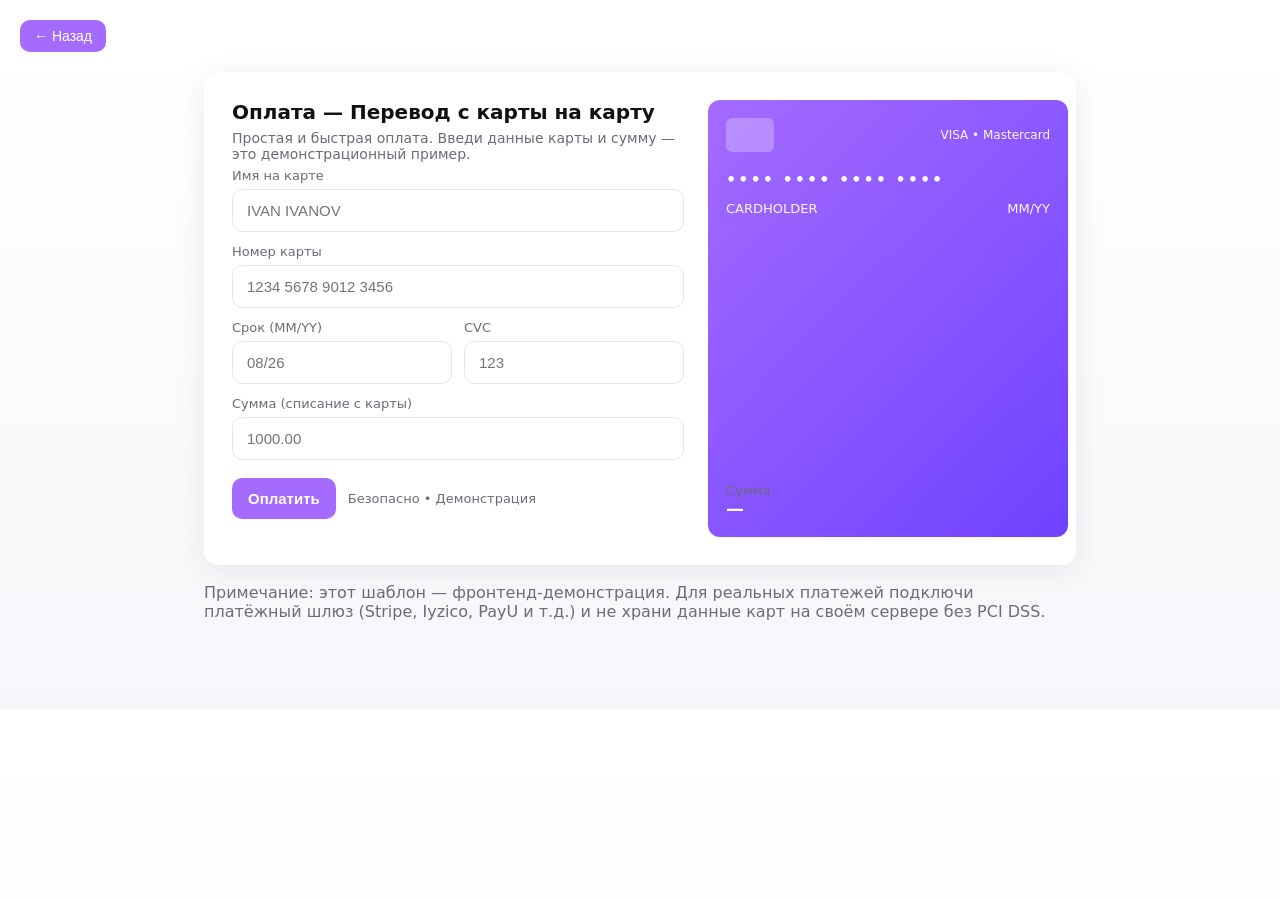
<file: bnk.html>
<!DOCTYPE html>
<html lang="ru">
<head>
  <meta charset="utf-8" />
  <meta name="viewport" content="width=device-width, initial-scale=1" />
  <title>Быстрая оплата — Одностраничный сайт</title>
  <style>
   
    :root{ --accent: #A56BFF; --bg: #f7f7fb; --card: #ffffff; --muted: #6b6b7a; }
    *{box-sizing:border-box}
    body{font-family:Inter, system-ui, -apple-system, "Segoe UI", Roboto, "Helvetica Neue", Arial; margin:0; background:linear-gradient(180deg, #ffffff 0%, var(--bg) 100%); color:#111}

    .wrap{max-width:920px; margin:48px auto; padding:24px}
    .pay-card{background:var(--card); border-radius:14px; box-shadow:0 6px 30px rgba(16,24,40,0.08); padding:28px; display:grid; grid-template-columns: 1fr 360px; gap:24px}

    header h1{margin:0;font-size:20px}
    header p{margin:6px 0 0;color:var(--muted);font-size:14px}

    
    .info{padding:6px 0}
    .info .label{font-size:13px;color:var(--muted); margin-bottom:6px}

  
    form{display:flex;flex-direction:column;gap:12px}
    .row{display:flex;gap:12px}
    .field{display:flex;flex-direction:column}
    label{font-size:13px;color:var(--muted);margin-bottom:6px}
    input[type=text], input[type=number], input[type=tel]{padding:12px 14px;border-radius:10px;border:1px solid #e6e6ef;font-size:15px}
    input:focus{outline:none; box-shadow:0 0 0 4px rgba(165,107,255,0.12); border-color:var(--accent)}

    .small{width:100%}
    .half{flex:1}

   
    .preview{background: linear-gradient(135deg, var(--accent), #6f42ff); border-radius:12px; color:white; padding:18px; display:flex;flex-direction:column; justify-content:space-between}
    .chip{width:48px;height:34px;background:rgba(255,255,255,0.25);border-radius:6px}
    .card-num{letter-spacing:2px; font-weight:600; margin-top:18px}
    .card-meta{display:flex;justify-content:space-between;margin-top:12px;font-size:13px;opacity:0.95}

    .pay-btn{background:var(--accent); color:white; border:none; padding:12px 16px; border-radius:10px; font-weight:600; cursor:pointer; font-size:15px}
    .pay-btn:active{transform:translateY(1px)}

    .note{font-size:13px;color:var(--muted)}

   
    .toast{position:fixed; right:20px; bottom:20px; background:#111; color:white; padding:12px 16px; border-radius:10px; opacity:0; transform:translateY(10px); transition:all .22s ease; pointer-events:none}
    .toast.show{opacity:1; transform:translateY(0); pointer-events:auto}

  
    @media (max-width:880px){
      .pay-card{grid-template-columns:1fr;}
      .preview{order:-1}
    }

   
    .muted{color:var(--muted);font-size:13px}
    .success{background:#e8f7ef;border-left:4px solid #2fb47a;padding:10px;border-radius:8px}
    .btn {

    }
    .btn {
      border-radius: 10px;
      border: none;
       position: absolute;
        left: 20px;
      top: 20px;
      cursor: pointer;
      font-size: 14px;
      background: #A56BFF;
      padding: 8px 14px;
    }
    .aa {
      color: white;
      text-decoration: none;
    }
  </style>
</head>
<body>

  <header>
    <button class="btn" onclick="history.back()"><a href="Cash.html" class="aa">← Назад</a></button>
  </header>


  <div class="wrap">
    <div class="pay-card">
      <div>
        <header>
          <h1>Оплата — Перевод с карты на карту</h1>
          <p>Простая и быстрая оплата. Введи данные карты и сумму — это демонстрационный пример.</p>
        </header>

        <section class="info">
          <form id="payForm" autocomplete="off">
            <div class="field">
              <label for="cardName">Имя на карте</label>
              <input id="cardName" type="text" placeholder="IVAN IVANOV" required>
            </div>

            <div class="field">
              <label for="cardNumber">Номер карты</label>
              <input id="cardNumber" type="tel" inputmode="numeric" maxlength="19" placeholder="1234 5678 9012 3456" required>
            </div>

            <div class="row">
              <div class="field half">
                <label for="exp">Срок (MM/YY)</label>
                <input id="exp" type="text" maxlength="5" placeholder="08/26" required>
              </div>
              <div class="field half">
                <label for="cvc">CVC</label>
                <input id="cvc" type="text" maxlength="4" placeholder="123" required>
              </div>
            </div>

            <div class="field">
              <label for="amount">Сумма (списание с карты)</label>
              <input id="amount" type="number" min="1" step="0.01" placeholder="1000.00" required>
            </div>

            <div style="display:flex;gap:12px;align-items:center;margin-top:6px">
              <button class="pay-btn" type="submit">Оплатить</button>
              <div class="note">Безопасно • Демонстрация</div>
            </div>
          </form>

          <div id="result" style="margin-top:12px"></div>
        </section>
      </div>

      <aside class="preview" aria-hidden="true">
        <div>
          <div style="display:flex;justify-content:space-between;align-items:center">
            <div class="chip"></div>
            <div style="font-size:12px;opacity:0.95">VISA • Mastercard</div>
          </div>

          <div class="card-num" id="pvNumber">•••• •••• •••• ••••</div>
          <div class="card-meta">
            <div id="pvName">CARDHOLDER</div>
            <div id="pvExp">MM/YY</div>
          </div>
        </div>

        <div style="margin-top:18px">
          <div class="muted">Сумма</div>
          <div style="font-weight:700;font-size:18px" id="pvAmount">—</div>
        </div>
      </aside>

    </div>

    <p style="margin-top:18px; color:var(--muted)">Примечание: этот шаблон — фронтенд-демонстрация. Для реальных платежей подключи платёжный шлюз (Stripe, Iyzico, PayU и т.д.) и не храни данные карт на своём сервере без PCI DSS.</p>
  </div>

  <div class="toast" id="toast">Успешно — платёж завершён (демо)</div>

  <script>
   
    const cardNumber = document.getElementById('cardNumber');
    const cardName = document.getElementById('cardName');
    const exp = document.getElementById('exp');
    const cvc = document.getElementById('cvc');
    const amount = document.getElementById('amount');

    const pvNumber = document.getElementById('pvNumber');
    const pvName = document.getElementById('pvName');
    const pvExp = document.getElementById('pvExp');
    const pvAmount = document.getElementById('pvAmount');
    const toast = document.getElementById('toast');
    const result = document.getElementById('result');

  
    cardNumber.addEventListener('input', (e)=>{
      let v = e.target.value.replace(/\D/g,'').slice(0,16);
      const parts = [];
      for(let i=0;i<v.length;i+=4) parts.push(v.slice(i,i+4));
      e.target.value = parts.join(' ');
      pvNumber.textContent = parts.length ? parts.join(' ') : '•••• •••• •••• ••••';
    });

    cardName.addEventListener('input', (e)=>{ pvName.textContent = e.target.value.toUpperCase() || 'CARDHOLDER'; });

    exp.addEventListener('input', (e)=>{
      let v = e.target.value.replace(/\D/g,'').slice(0,4);
      if(v.length>2) v = v.slice(0,2) + '/' + v.slice(2);
      e.target.value = v;
      pvExp.textContent = v || 'MM/YY';
    });

    amount.addEventListener('input', ()=>{ pvAmount.textContent = amount.value ? (Number(amount.value).toFixed(2) + ' KZT') : '—'; });

 
    document.getElementById('payForm').addEventListener('submit', function(e){
      e.preventDefault();
      
      const num = cardNumber.value.replace(/\s/g,'');
      if(num.length < 13){ showResult('error','Неверный номер карты'); return; }
      if(!/^\d{2}\/\d{2}$/.test(exp.value)){ showResult('error','Неверный срок'); return; }
      if(cvc.value.length < 3){ showResult('error','Неверный CVC'); return; }
      if(!amount.value || Number(amount.value) <= 0){ showResult('error','Неверная сумма'); return; }

    
      showToast('Успешно — платёж завершён (демо)');
      showResult('success','Платёж обработан (демо). Для интеграции подключи платёжный шлюз.');
    });

    function showToast(text){ toast.textContent = text; toast.classList.add('show'); setTimeout(()=>toast.classList.remove('show'),3500); }
    function showResult(type, text){ result.innerHTML = type==='success' ? `<div class="success">${text}</div>` : `<div style="color:#8b0000">${text}</div>` }

    
  </script>
</body>
</html>
</file>
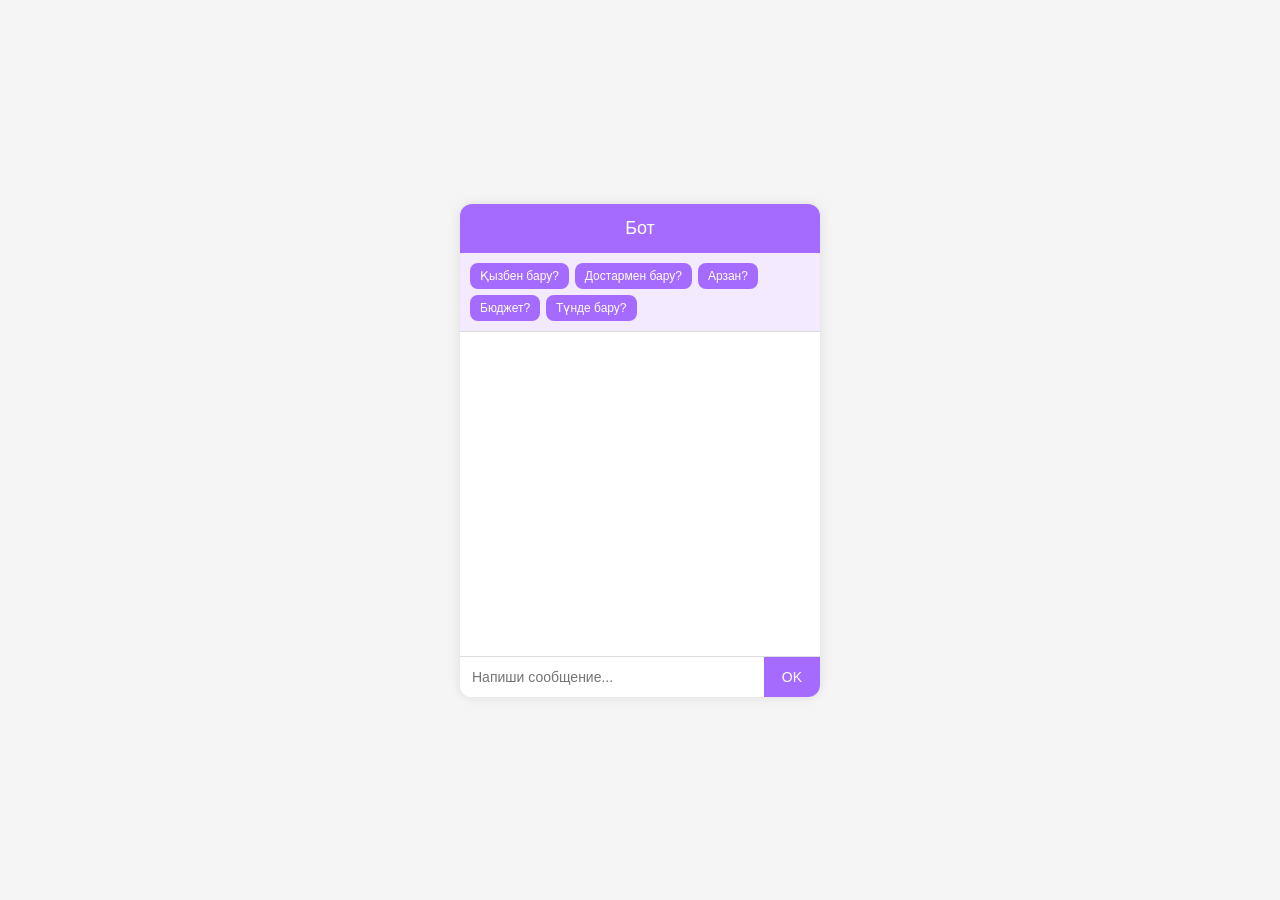
<file: bot.html>
<!DOCTYPE html>
<html lang="ru">
<head>
  <meta charset="UTF-8">
  <meta name="viewport" content="width=device-width, initial-scale=1.0">
  <title>Простой Чат-Бот</title>

  <style>
    body {
      margin: 0;
      padding: 0;
      font-family: Arial, sans-serif;
      background: #f5f5f5;
      display: flex;
      justify-content: center;
      align-items: center;
      height: 100vh;
    }

    .chat-box {
      width: 360px;
      background: white;
      border-radius: 12px;
      box-shadow: 0 0 12px rgba(0,0,0,0.1);
      display: flex;
      flex-direction: column;
      overflow: hidden;
    }

    .header {
      background: #A56BFF;
      color: white;
      padding: 14px;
      font-size: 18px;
      text-align: center;
    }

    /* ===== Сұрақтар кнопкасы ===== */
    .question-suggestions {
      display: flex;
      flex-wrap: wrap;
      gap: 6px;
      padding: 10px;
      background: #f3eaff;
      border-bottom: 1px solid #ddd;
    }

    .question-suggestions button {
      background: #A56BFF;
      color: white;
      border: none;
      padding: 6px 10px;
      border-radius: 8px;
      cursor: pointer;
      font-size: 12px;
    }

    .question-suggestions button:hover {
      background: #8d54e6;
    }

    .messages {
      padding: 12px;
      height: 300px;
      overflow-y: auto;
      display: flex;
      flex-direction: column;
      gap: 10px;
    }

    .msg {
      padding: 10px 12px;
      border-radius: 10px;
      max-width: 80%;
      line-height: 1.3;
      font-size: 14px;
    }

    .user { background: #A56BFF; color: white; align-self: flex-end; }
    .bot  { background: #eee; color: #333; align-self: flex-start; }

    .input-area {
      display: flex;
      border-top: 1px solid #ddd;
    }

    input {
      flex: 1;
      border: none;
      padding: 12px;
      outline: none;
      font-size: 14px;
    }

    button.send-btn {
      background: #A56BFF;
      color: white;
      border: none;
      padding: 12px 18px;
      cursor: pointer;
      font-size: 14px;
    }
  </style>
</head>
<body>

  <div class="chat-box">

    <div class="header">Бот</div>

    <!-- Готовые сұрақтар -->
    <div class="question-suggestions">
      <button onclick="quickAsk('Қызбен қайда баруға болады?')">Қызбен бару?</button>
      <button onclick="quickAsk('Достармен қайда баруға болады?')">Достармен бару?</button>
      <button onclick="quickAsk('Арзан варианттар бар ма?')">Арзан?</button>
      <button onclick="quickAsk('Бюджет қанша болады?')">Бюджет?</button>
      <button onclick="quickAsk('Түнде қайда баруға болады?')">Түнде бару?</button>
    </div>

    <div id="messages" class="messages"></div>

    <div class="input-area">
      <input id="inputMsg" placeholder="Напиши сообщение...">
      <button class="send-btn" onclick="sendMessage()">OK</button>
    </div>
  </div>

  <script>
    const messages = document.getElementById('messages');

    function addMessage(text, role) {
      const div = document.createElement('div');
      div.className = 'msg ' + role;
      div.textContent = text;
      messages.appendChild(div);
      messages.scrollTop = messages.scrollHeight;
    }

    function quickAsk(question) {
      addMessage(question, 'user');
      setTimeout(() => {
        addMessage(botReply(question), 'bot');
      }, 200);
    }

    function botReply(text) {
      text = text.toLowerCase();

      // ---- Қызбен ----
      if (text.includes("қызбен") || text.includes("девушк")) {
        const arr = [
          "Қызбен баруға: тыныш кофейня ☕",
          "Парк → прогулка → фото 📸",
          "Кино + түнгі қала 🌙",
          "VR клуб / боулинг 🎳",
          "Набережный → романтик 🌃"
        ];
        return arr[Math.floor(Math.random() * arr.length)];
      }

      // ---- Достармен ----
      if (text.includes("дост") || text.includes("друз")) {
        const arr = [
          "Боулингке барыңдар 🎳",
          "PlayStation клубта FIFA ойнаңдар 🎮",
          "Настолка кафе → UNO / Mafia",
          "Шаурма жеп отырып рофлить 😂",
          "Кальянная (если уходите) 🔥"
        ];
        return arr[Math.floor(Math.random() * arr.length)];
      }

      // ---- Арзан ----
      if (text.includes("арзан") || text.includes("деш")) {
        const arr = [
          "Паркта жүру — тегін 🌳",
          "1 кофе екеуге — 1000₸ ☕",
          "Балмұздақ — 500₸ 🍦",
          "Набережный — тегін 🌃",
          "Скамейкада отырып әңгіме — тегін ❤️"
        ];
        return arr[Math.floor(Math.random() * arr.length)];
      }

      // ---- Бюджет ----
      if (text.includes("бюджет") || text.includes("канша") || text.includes("сколько")) {
        return "Бюджет былай:\n• Арзан: 0–2000₸\n• Орта: 3000–7000₸\n• Свидание: 5k–15k₸\n• Қымбат: 20k₸+";
      }

      // ---- Түнде ----
      if (text.includes("түн") || text.includes("ноч")) {
        const arr = [
          "Набережный → түнгі вид 🌃",
          "24/7 кофейня → тыныш отырыс ☕",
          "Машинада музыка тыңдап жүріп шығу 🚗",
          "Тыныш районда серуен 🌙",
          "Смотровая → жоғарыдан қарау ⭐"
        ];
        return arr[Math.floor(Math.random() * arr.length)];
      }

      // ---- Общий ----
      if (text.includes("қайда") || text.includes("куда")) {
        const arr = [
          "Парк → кафе → гулять",
          "Кинотеатр 🎬",
          "VR клуб 🎮",
          "Кофейня ☕",
          "ТЦ ішінде жүріп шығу 🏬"
        ];
        return arr[Math.floor(Math.random() * arr.length)];
      }

      return "Түсінбедім тамыр, кішкене нақтырақ жаз 😁";
    }

    function sendMessage() {
      const input = document.getElementById('inputMsg');
      const text = input.value.trim();
      if (text === '') return;

      addMessage(text, 'user');
      input.value = '';

      setTimeout(() => {
        addMessage(botReply(text), 'bot');
      }, 300);
    }

    document.getElementById('inputMsg').addEventListener('keydown', e => {
      if (e.key === 'Enter') sendMessage();
    });
  </script>

</body>
</html>
</file>
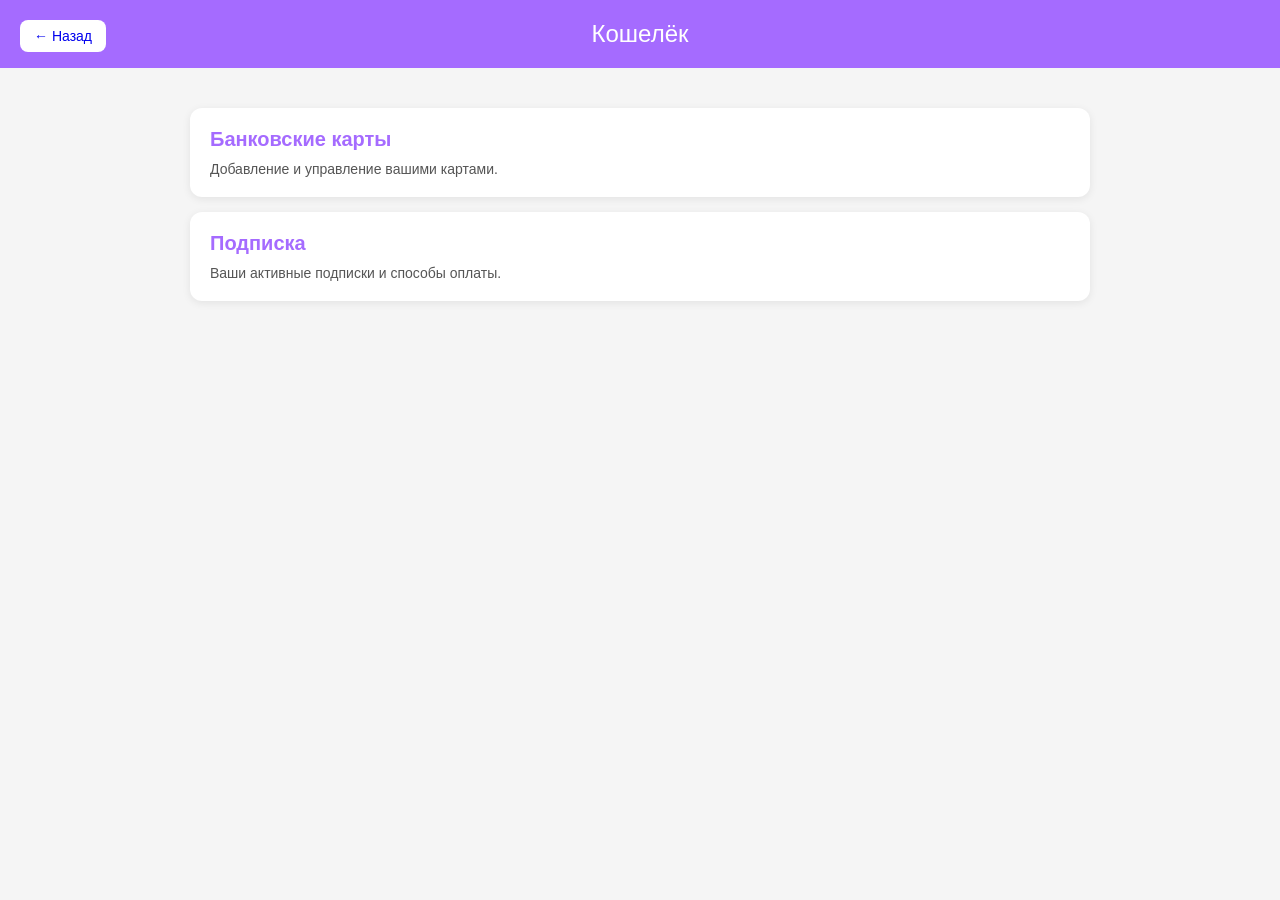
<file: Cash.html>
<!DOCTYPE html>
<html lang="ru">
<head>
  <meta charset="UTF-8" />
  <meta name="viewport" content="width=device-width, initial-scale=1.0" />
  <title>Кошелёк — Параметры</title>
  <style>
    body {
      font-family: Arial, sans-serif;
      margin: 0;
      background: #f5f5f5;
      color: #333;
    }
    header {
      background: #A56BFF;
      color: #fff;
      padding: 20px;
      text-align: center;
      font-size: 24px;
      position: relative;
    }
    .container {
      max-width: 900px;
      margin: 30px auto;
      padding: 10px;
    }
    .section {
      background: #fff;
      padding: 20px;
      margin-bottom: 15px;
      border-radius: 12px;
      box-shadow: 0 2px 8px rgba(0,0,0,0.08);
      cursor: pointer;
      transition: 0.2s;
    }
    .section:hover {
      transform: translateY(-2px);
      box-shadow: 0 4px 12px rgba(0,0,0,0.12);
    }
    .section h2 {
      margin: 0 0 10px;
      font-size: 20px;
      color: #A56BFF;
    }
    .section p {
      margin: 0;
      color: #555;
      font-size: 14px;
    }
    button.back-btn {
      position: absolute;
      left: 20px;
      top: 20px;
      padding: 8px 14px;
      border: none;
      background: #fff;
      color: #A56BFF;
      border-radius: 8px;
      cursor: pointer;
      font-size: 14px;
    }
    .aa {
      text-decoration: none;
    }
    .qwe {
      text-decoration: none;
    }
  </style>
</head>
<body>
  <header>
    <button class="back-btn" onclick="history.back()"><a href="index.html" class="aa">← Назад</a></button>
    Кошелёк
  </header>

  <div class="container">

    <div class="section"><a href="bnk.html" class="qwe">
      <h2>Банковские карты</h2>
      <p>Добавление и управление вашими картами.</p>
    </a>
    </div>



    <div class="section"><a href="pod.html" class="qwe">
      <h2>Подписка</h2>
      <p>Ваши активные подписки и способы оплаты.</p>
    </a>
    </div>

 

  </div>
</body>
</html>
</file>
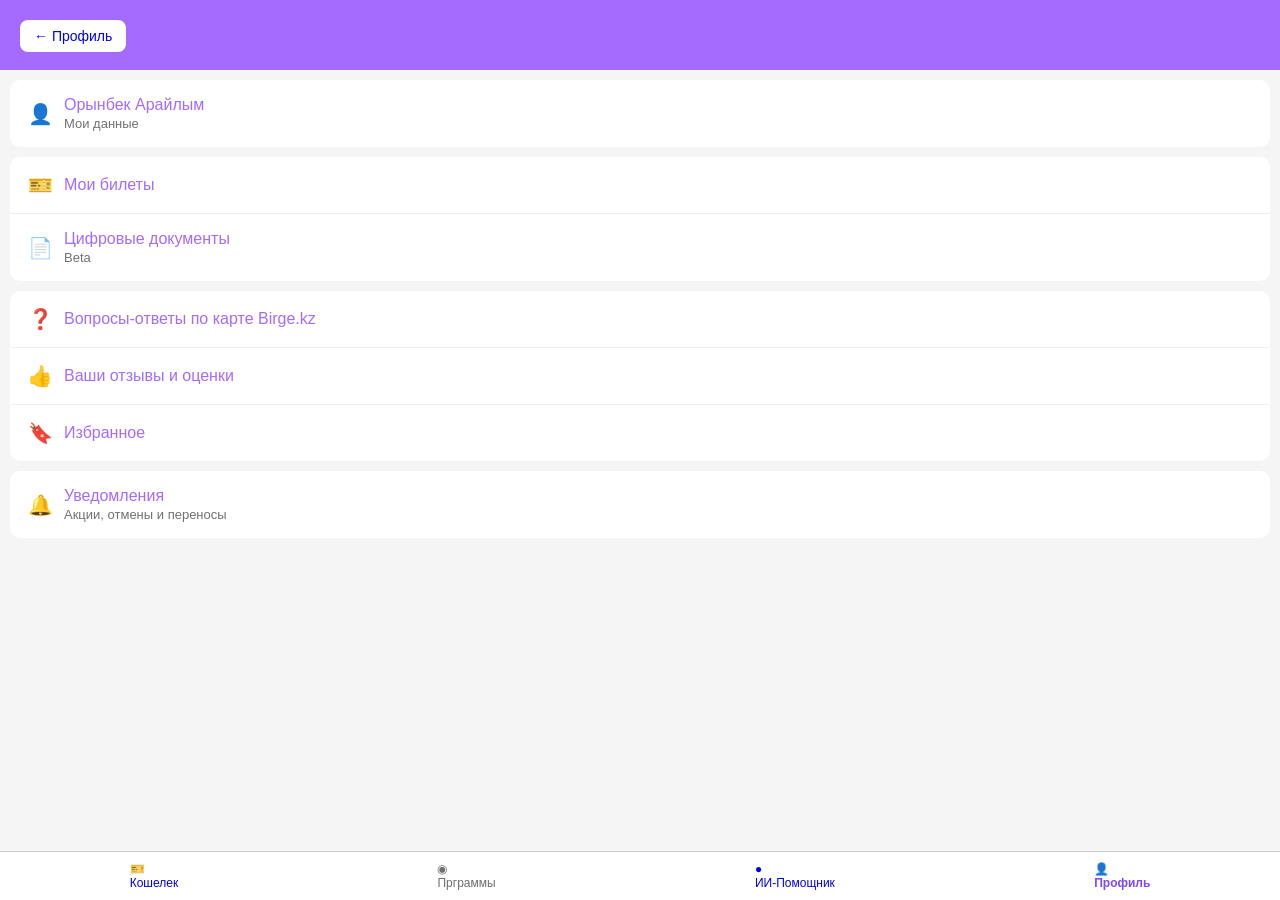
<file: Pro.html>
<!doctype html>
<html lang="ru">
<head>
<meta charset="utf-8" />
<meta name="viewport" content="width=device-width, initial-scale=1" />
<title>Профиль</title>
<style>
  body { font-family: -apple-system, BlinkMacSystemFont, "Segoe UI", Roboto, sans-serif; margin:0; background:#f7f7f7; }
  .header { display:flex; align-items:center; padding:16px; background:#fff; font-size:18px; font-weight:600; }
  .back { margin-right:12px; font-size:24px; cursor:pointer; }
  .section { background:#fff; margin-top:10px; }
  .item { padding:16px; border-bottom:1px solid #eee; display:flex; align-items:center; }
  .item:last-child { border-bottom:none; }
  .icon { font-size:20px; width:28px; text-align:center; margin-right:10px; }
  .label { font-size:16px; font-weight:500; }
  .sub { font-size:13px; color:#717171; margin-top:2px; }
  .bottom-nav { position:fixed; bottom:0; left:0; right:0; display:flex; justify-content:space-around; background:#fff; padding:10px 0; border-top:1px solid #ccc; }
  .nav-item { display:flex; flex-direction:column; align-items:center; font-size:12px; color:#6e6e6e; }
  .nav-item.active { color:#7b48ff; font-weight:600; }
  .btn-cta {
  background: var(--accent);
  color: #fff;
  padding: 14px 22px;
  border-radius: 12px;
  font-weight: 700;
}
  .aa {
    text-decoration: none;
  }
  .aaaa {
    text-decoration: none;
  }
  body {
    background-color: #f5f5f5;
  }
  .section {
    border-radius: 10px;
    margin-left: 10px;
    margin-right: 10px;
    background-color: white;
    color: #A56BFF;
  }
  .header {
    background-color: #A56BFF; 
    border-top: 10px;
    color: white;

  }
     button.back-btn {
      position: absolute;
      left: 20px;
      top: 20px;
      padding: 8px 14px;
      border: none;
      background: #fff;
      color: #A56BFF;
      border-radius: 8px;
      cursor: pointer;
      font-size: 14px;
    }
    header {
      background: #A56BFF;
      color: #fff;
      padding: 35px;
      text-align: center;
      font-size: 24px;
      position: relative;
    }
</style>
</head>
<body bgcolor="#A56BFF">
<header>
  <div class="qq">
  <button class="back-btn" onclick="history.back()"><a href="index.html" class="aa">← Профиль</a></button>
</div>
</header>

<div class="section">
  <div class="item">
    <div class="icon">👤</div>
    <div>
      <div class="label">Орынбек Арайлым</div>
      <div class="sub">Мои данные</div>
    </div>
  </div>
</div>

<div class="section">
  <div class="item">
    <div class="icon">🎫</div>
    <div>
      <div class="label">Мои билеты</div>
    </div>
  </div>



  <div class="item">
    <div class="icon">📄</div>
    <div>
      <div class="label">Цифровые документы</div>
      <div class="sub">Beta</div>
    </div>
  </div>
</div>

<div class="section">
  <div class="item">
    <div class="icon">❓</div>
    <div>
      <div class="label">Вопросы-ответы по карте Birge.kz</div>
    </div>
  </div>

  <div class="item">
    <div class="icon">👍</div>
    <div>
      <div class="label">Ваши отзывы и оценки</div>
    </div>
  </div>

  <div class="item">
    <div class="icon">🔖</div>
    <div>
      <div class="label">Избранное</div>
    </div>
  </div>
</div>

<div class="section" style="margin-bottom:70px;">
  <div class="item">
    <div class="icon">🔔</div>
    <div>
      <div class="label">Уведомления</div>
      <div class="sub">Акции, отмены и переносы</div>
    </div>
  </div>
</div>

<div class="bottom-nav">
  <div class="nav-item"><a href="Cash.html" class="aaaa">🎫<br>Кошелек</a></div>
  <div class="nav-item">◉<br>Прграммы</div>
  <div class="nav-item"><a href="https://chatgpt.com/" class="aaaa">●<br>ИИ-Помощник</a></div>
  <div class="nav-item active">👤<br>Профиль</div>
</div>

</body>
</html>
</file>
